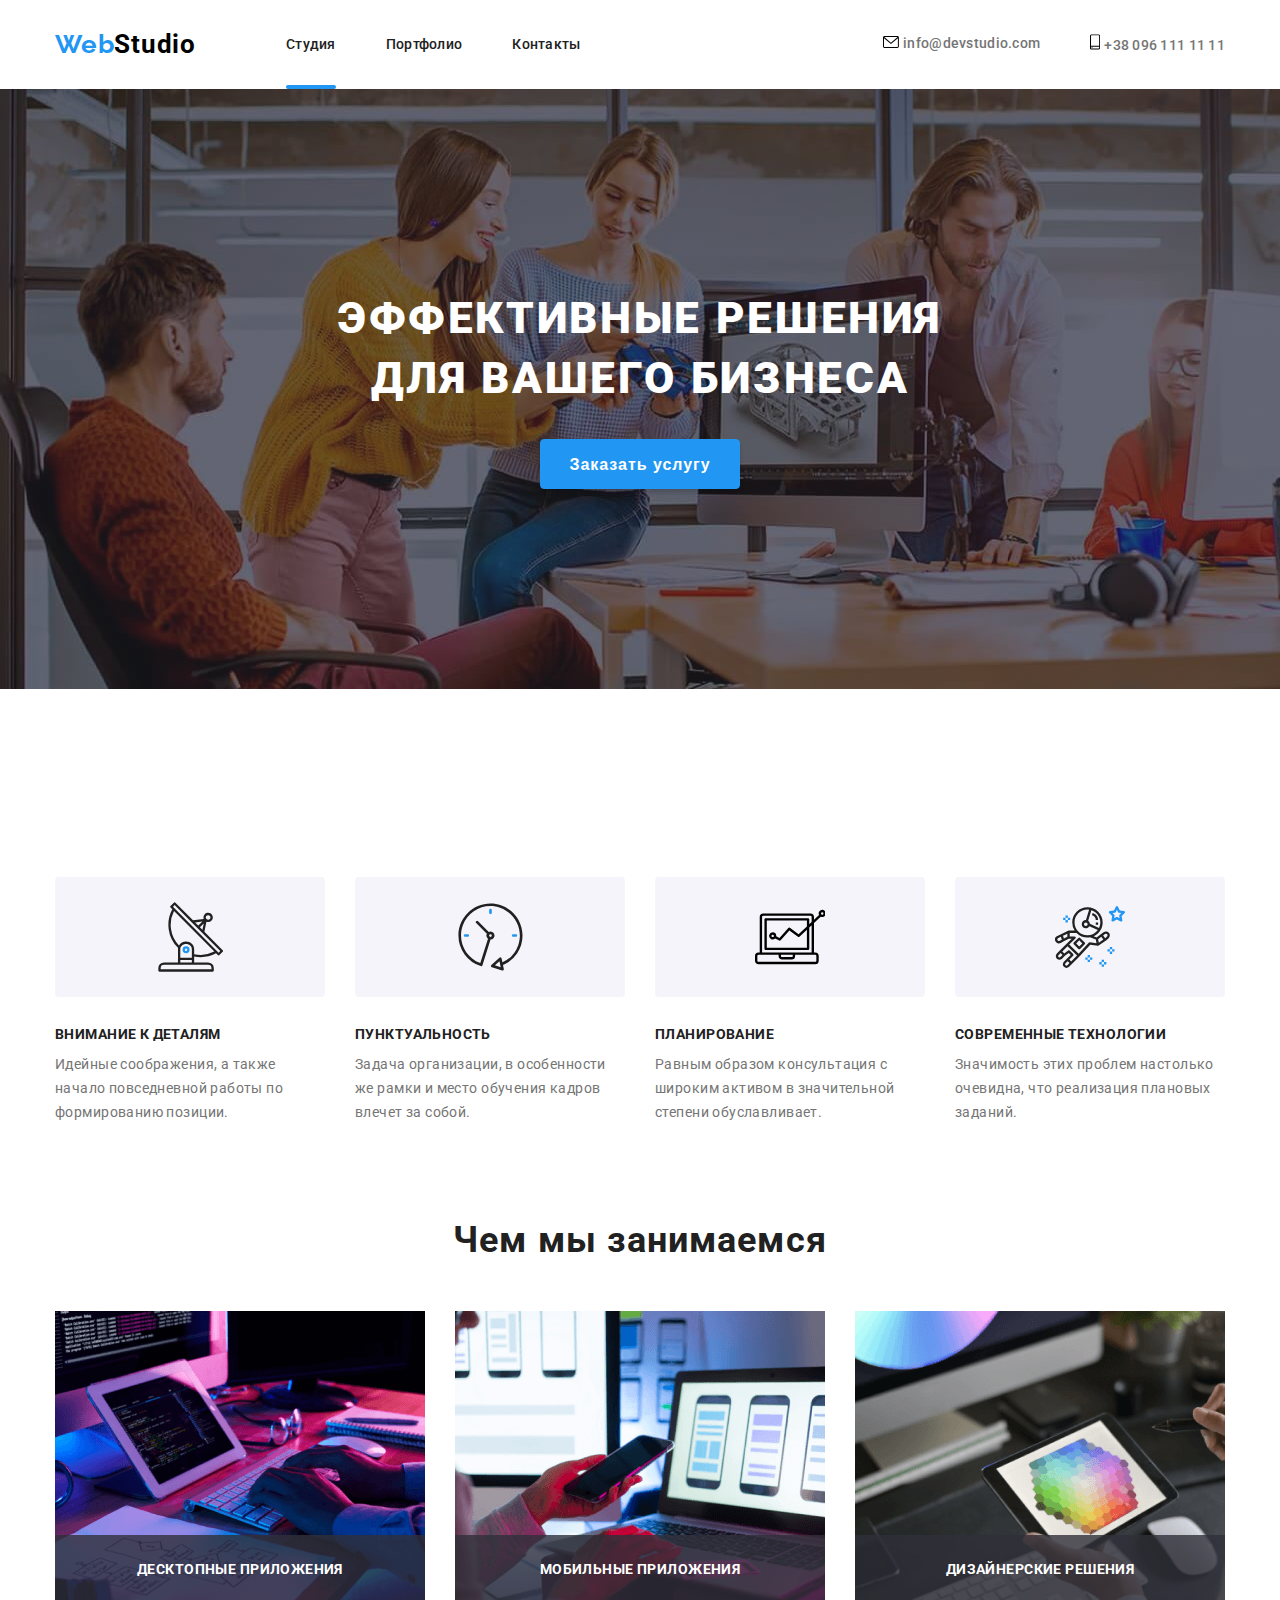
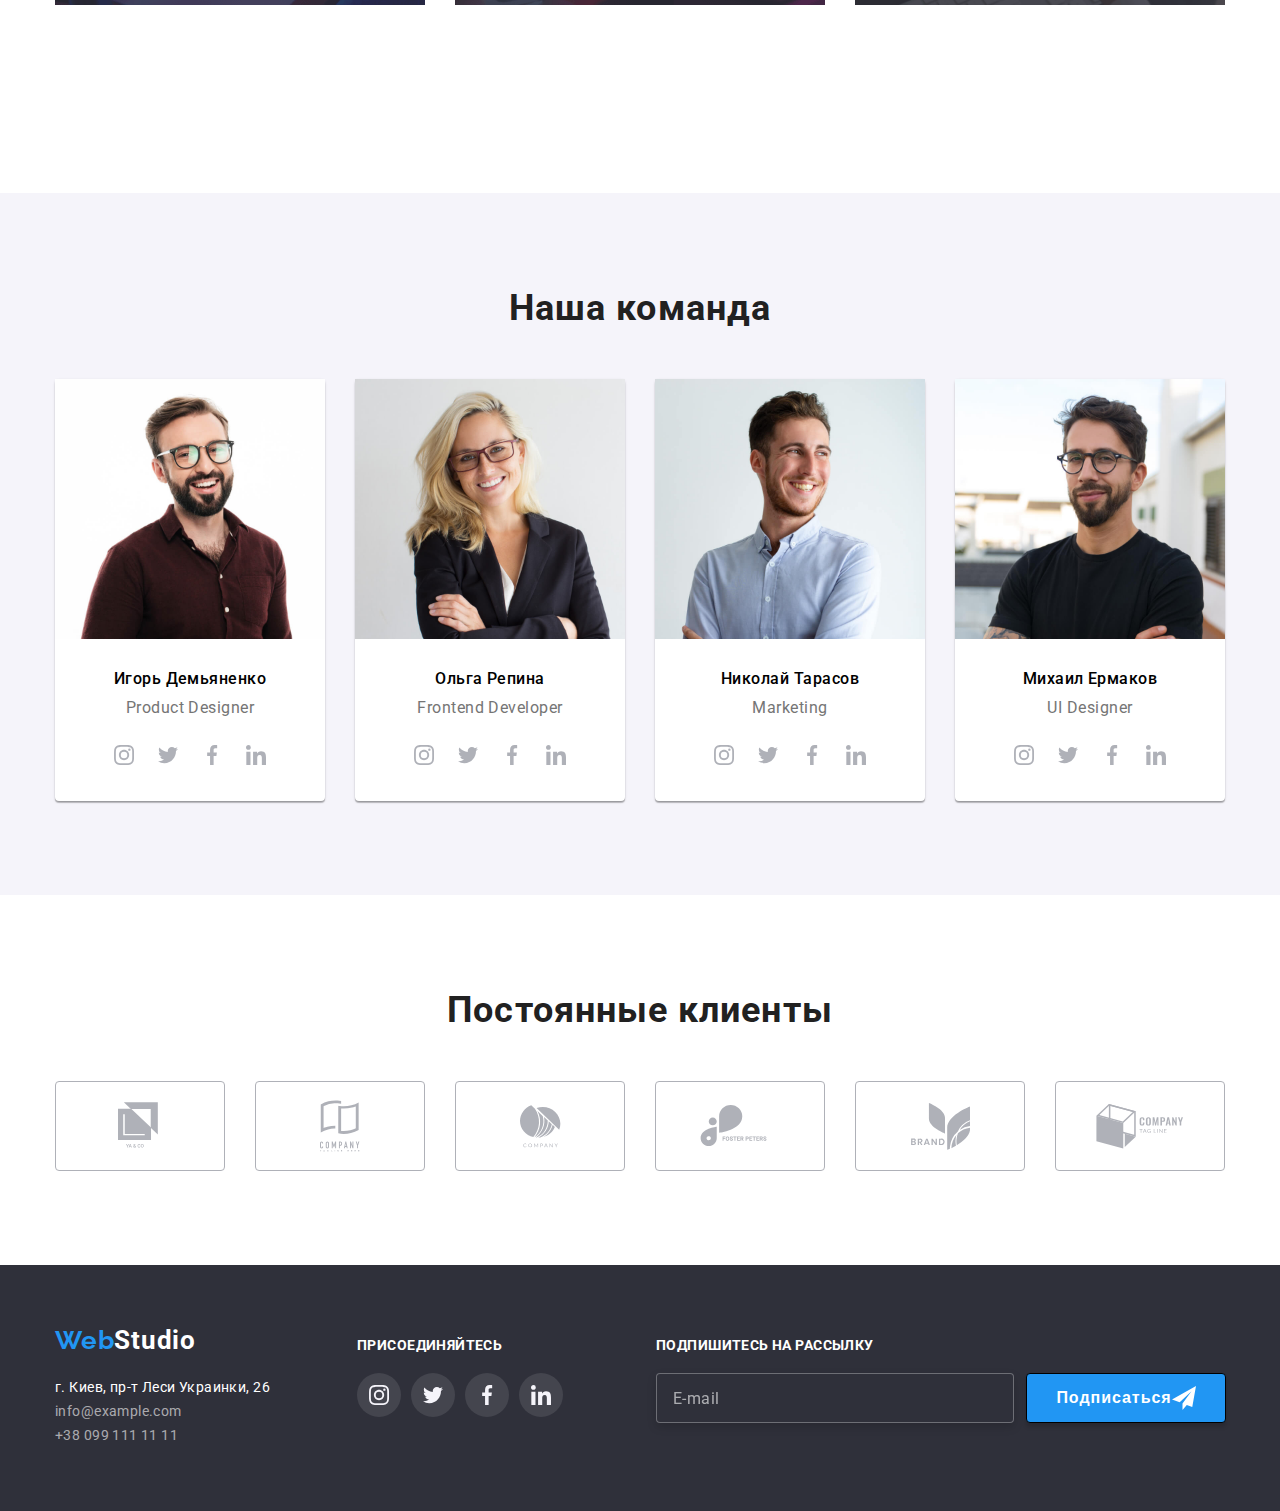
<file: index.html>
<!DOCTYPE html>
<html lang="ru">
  <head>
    <meta charset="UTF-8" />
    <meta name="viewport" content="width=device-width, initial-scale=1.0" />
    <title>Web Studio</title>
    <link
      rel="stylesheet"
      href="https://cdnjs.cloudflare.com/ajax/libs/modern-normalize/1.0.0/modern-normalize.css"
    />
    <link
      href="https://fonts.googleapis.com/css2?family=Raleway:wght@700&family=Roboto:wght@400;500;700;900&display=swap"
      rel="stylesheet"
    />
    <link rel="stylesheet" href="./css/main.min.css" />
  </head>
  <body>
    <!--HEADER-->
  <header class="header">
    <div class="container">
      <nav class="navigation">
        <a class="logo-link link" href="index.html" aria-label="logo Webstudio"><span class="logo">Web</span>Studio</a>
        <ul class="navigation-list list">
          <li class="navigation-list-item">
            <a class="navigation-list-link link current " href="index.html" >Студия</a>
            
          </li>
          <li class="navigation-list-item">
            <a class="navigation-list-link link" href="portfolio.html">Портфолио</a>
         
          </li>
          <li class="navigation-list-item">
            <a class="navigation-list-link link" href="">Контакты</a>
           
          </li>
        </ul>
      </nav>
      <address class="address">
        <ul class="navigation-list">
          <li class="list">
            <div class="mail">
            <svg class="header-icon" width=16px height=12px>
              <use href="./img/sprite.svg#envelope"></use>
            </svg>
            <a class="mail-list-link link" href="mailto:info@devstudio.com">info@devstudio.com</a>
            </div>
          </li>
          <li class="list">
            <div class="tel">
            <svg class="header-icon" width=10px height=16px>
              <use href="./img/sprite.svg#smartphone"></use>
            </svg>
            <a class="tel-list-link link" href="tel:+380961111111">+38 096 111 11 11</a>
            </div>
          </li>
        </ul>
      </address>
    </div>
  </header>
    <main>
      <!--HERO-->
      <section class="hero">
        <div class="container">
          <h1 class="hero-title">
            Эффективные решения <br />
            для вашего бизнеса
          </h1>
          <button type="button" class="modal-btn"  data-modal-open>Заказать услугу</button>
        </div>
      </section>


      <!--ADVANTAGES-->
      <section class="advantages">
        <div class="container">
         
          <h2 class="advantages-hidden">Наши преимущества</h2>
          <ul class="advantages-list list">
            <li class="advantages-list-item">
              <div class="container-svg">
                <svg class="icon-svg" width= 65px height= 70px><use href="./img/sprite.svg#Group"></use></svg>
              </div>
              <h3 class="advantages-title">Внимание к деталям</h3>
              <p class="advantages-description">
                Идейные соображения, а также начало повседневной работы по
                формированию позиции.
              </p>
            </li>
            <li class="advantages-list-item">
              <div class="container-svg">
                <svg class="icon-svg" width=67px height=70px>
                  <use href="./img/sprite.svg#clock"></use>
                </svg>
              </div>
              <h3 class="advantages-title">Пунктуальность</h3>
              <p class="advantages-description">
                Задача организации, в особенности же рамки и место обучения
                кадров влечет за собой.
              </p>
            </li>
            <li class="advantages-list-item">
              <div class="container-svg">
                <svg class="icon-svg" width=70px height=70px>
                  <use href="./img/sprite.svg#Vector"></use>
                </svg>
              </div>
              <h3 class="advantages-title">Планирование</h3>
              <p class="advantages-description">
                Равным образом консультация с широким активом в значительной
                степени обуславливает.
              </p>
            </li>
            <li class="advantages-list-item">
              <div class="container-svg">
                <svg class="icon-svg" width=70px height=70px>
                  <use href="./img/sprite.svg#astronaut"></use>
                </svg>
              </div>
              <h3 class="advantages-title">Современные технологии</h3>
              <p class="advantages-description">
                Значимость этих проблем настолько очевидна, что реализация
                плановых заданий.
              </p>
            </li>
          </ul>
        </div>
      </section>

      <!--DIRECTION-->
      <section class="direction">
        <div class="container">
          <h2 class="title">Чем мы занимаемся</h2>
          <ul class="direction-list list">
            <li class="direction-list-item">
              <div class="direction-img-wrapper">
                <img class="direction-list-img" src="./img/our-work/img-1.png" alt="руки набирают текст на клавиатуре" height="294"
                  width="370" />
                <div class="direction-overlay">
                  <p class="direction-description">Десктопные приложения</p>
                </div>
              </div>
            </li>
            <li class="direction-list-item">
              <div class="direction-img-wrapper">
              <img class="direction-list-img" src="./img/our-work/img-2.png" alt="человек с телефоном перед ноутом" height="294"
                width="370" />
                <div class="direction-overlay">
                  <p class="direction-description">Мобильные приложения</p>
                </div>
              </div>
            </li>
            <li class="direction-list-item">
              <div class="direction-img-wrapper">
              <img class="direction-list-img" src="./img/our-work/img-3.png" alt="планшет в руках" height="294" width="370" />
              <div class="direction-overlay">
                <p class="direction-description">Дизайнерские решения</p>
              </div>
              </div>
            </li>
            </ul>
        </div>
        
      </section>

      <!--TEAM-->
      <section class="team">
        <div class="container">
              <h2 class="title">Наша команда</h2>
              <ul class="team-list list">
                <li class="team-list-item">
                  <div class="team-box">
                  <img class="team-list-img" src="./img/our-team/igor.jpg" alt="фото игоря демьяненко" height="260" width="270" />
                  <h3 class="team-name">Игорь Демьяненко</h3>
                  <p class="team-position">Product Designer</p>
                  <ul class="social-link link">
                  <li class="social-list-item list"> <a class="social-list-link" href="">
                    <svg class="social-icon">
                      <use href="./img/sprite.svg#instagram"></use></svg>

                  </a>
                </li>
                <li class="social-list-item list"> <a class="social-list-link" href="">
                    <svg class="social-icon">
                      <use href="./img/sprite.svg#twitter"></use>
                    </svg>
                
                  </a>
                </li>
                <li class="social-list-item list"> <a class="social-list-link" href="">
                    <svg class="social-icon">
                      <use href="./img/sprite.svg#facebook"></use>
                    </svg>
                
                  </a>
                </li>
                <li class="social-list-item list"> <a class="social-list-link" href="">
                    <svg class="social-icon">
                      <use href="./img/sprite.svg#linkedin"></use>
                    </svg>
                
                  </a>
                </li>
                </ul>
                                                      
                  </div>
                </li>
                <li class="team-list-item">
                  <div class="team-box">                 
                  <img class="team-list-img" src="./img/our-team/olga.jpg" alt="фото ольги репиной" height="260" width="270" />
                  <h3 class="team-name">Ольга Репина</h3>
                  <p class="team-position">Frontend Developer</p>
                  <ul class="social-link link">
                    <li class="social-list-item list"> <a class="social-list-link" href="">
                        <svg class="social-icon">
                          <use href="./img/sprite.svg#instagram"></use>
                        </svg>
                  
                      </a>
                    </li>
                    <li class="social-list-item list"> <a class="social-list-link" href="">
                        <svg class="social-icon">
                          <use href="./img/sprite.svg#twitter"></use>
                        </svg>
                  
                      </a>
                    </li>
                    <li class="social-list-item list"> <a class="social-list-link" href="">
                        <svg class="social-icon">
                          <use href="./img/sprite.svg#facebook"></use>
                        </svg>
                  
                      </a>
                    </li>
                    <li class="social-list-item list"> <a class="social-list-link" href="">
                        <svg class="social-icon">
                          <use href="./img/sprite.svg#linkedin"></use>
                        </svg>
                  
                      </a>
                    </li>
                  </ul>
                  
                  </div>
                </li>
                <li class="team-list-item">
                  <div class="team-box">
                  <img class="team-list-img" src="./img/our-team/nokolay.jpg" alt="фото николая тарасова" height="260" width="270" />
                  <h3 class="team-name">Николай Тарасов</h3>
                  <p class="team-position">Marketing</p>
                  <ul class="social-link link">
                    <li class="social-list-item list"> <a class="social-list-link" href="">
                        <svg class="social-icon">
                          <use href="./img/sprite.svg#instagram"></use>
                        </svg>
                  
                      </a>
                    </li>
                    <li class="social-list-item list"> <a class="social-list-link" href="">
                        <svg class="social-icon">
                          <use href="./img/sprite.svg#twitter"></use>
                        </svg>
                  
                      </a>
                    </li>
                    <li class="social-list-item list"> <a class="social-list-link" href="">
                        <svg class="social-icon">
                          <use href="./img/sprite.svg#facebook"></use>
                        </svg>
                  
                      </a>
                    </li>
                    <li class="social-list-item list"> <a class="social-list-link" href="">
                        <svg class="social-icon">
                          <use href="./img/sprite.svg#linkedin"></use>
                        </svg>
                  
                      </a>
                    </li>
                  </ul>
                  </div>
                </li>
                <li class="team-list-item">
                  <div class="team-box">
                  <img class="team-list-img" src="./img/our-team/mikhail.jpg" alt="фото михаила ермакова" height="260" width="270" />
                  <h3 class="team-name">Михаил Ермаков</h3>
                  <p class="team-position">UI Designer</p>
                  <ul class="social-link link">
                    <li class="social-list-item list"> <a class="social-list-link" href="">
                        <svg class="social-icon">
                          <use href="./img/sprite.svg#instagram"></use>
                        </svg>
                  
                      </a>
                    </li>
                    <li class="social-list-item list"> <a class="social-list-link" href="">
                        <svg class="social-icon">
                          <use href="./img/sprite.svg#twitter"></use>
                        </svg>
                  
                      </a>
                    </li>
                    <li class="social-list-item list"> <a class="social-list-link" href="">
                        <svg class="social-icon">
                          <use href="./img/sprite.svg#facebook"></use>
                        </svg>
                  
                      </a>
                    </li>
                    <li class="social-list-item list"> <a class="social-list-link" href="">
                        <svg class="social-icon">
                          <use href="./img/sprite.svg#linkedin"></use>
                        </svg>
                  
                      </a>
                    </li>
                  </ul>
                  </div>
                </li>
              </ul>
        </div>
          </section>

          <!--CUSTOMERS-->
          <section class="customers">
            <div class="container">
              <h2 class="title">Постоянные клиенты</h2>
              <ul class="customer-list list">
                <li class="customer-icon">
                  <a class="customer-link" href="">
                    <svg class="customer-svg" width=44px height=49px>
                      <use href="./img/sprite.svg#logo1"></use>
                    </svg>
                  </a>
                 
                </li>
                <li class="customer-icon">
                  <a class="customer-link" href="">
                    <svg class="customer-svg" width=40px height=52px>
                      <use href="./img/sprite.svg#logo2"></use>
                    </svg>
                  </a>
                 
                </li>
                <li class="customer-icon">
                  <a class="customer-link" href="">
                    <svg class="customer-svg" width=41px height=43px>
                      <use href="./img/sprite.svg#logo3"></use>
                    </svg>
                  </a>
                  
                </li>
                <li class="customer-icon">
                  <a class="customer-link" href="">
                    <svg class="customer-svg" width=80px height=42px>
                      <use href="./img/sprite.svg#logo4"></use>
                    </svg>
                  </a>
                  
                </li>
                <li class="customer-icon">
                  <a class="customer-link" href="">
                    <svg class="customer-svg" width=59px height=47px>
                      <use href="./img/sprite.svg#logo5"></use>
                    </svg>
                  </a>
                  
                </li>
                <li class="customer-icon">
                  <a class="customer-link" href="">
                    <svg class="customer-svg" width=88px height=45px>
                      <use href="./img/sprite.svg#logo6"></use>
                    </svg>
                  </a>
                  
                </li>
              </ul>


            </div>

          </section>
    </main>

    <!--FOOTER-->
    <section class="footer">
      <div class="container">
              <address class="address">
                <div class="left-footer">
                <a class="logo-link-footer link" href="index.html" aria-label="logo Webstudio"><span class="logo">Web</span>Studio</a>
                <ul class="footer-address list">
                  <li class="footer-list">
                    <a class="footer-address link" href="https://goo.gl/maps/2c2kjHNSKJ136nSG8" target="_blank">г. Киев, пр-т Леси Украинки, 26</a>
                    
                  </li>
                  <li class="footer-list">
                    <a class="footer-info link" href="mailto:info@example.com">info@example.com</a>
                  </li>
                  <li class="footer-list">
                    <a class="footer-info link" href="tel:+380991111111">+38 099 111 11 11</a>
                  </li>
                </ul>
                </div>
              </address>
              <div class="social-footer-link">
                <h2 class="footer-title">ПРИСОЕДИНЯЙТЕСЬ</h2>
                <ul class="social-link-footer">
                  <li class="footer-social-list list"> <a class="footer-social-link" href="">
                      <svg class="social-icon-footer">
                        <use href="./img/sprite.svg#instagram"></use>
                      </svg>
              
                    </a>
                  </li>
                  <li class="footer-social-list list"> <a class="footer-social-link" href="">
                      <svg class="social-icon-footer">
                        <use href="./img/sprite.svg#twitter"></use>
                      </svg>
              
                    </a>
                  </li>
                  <li class="footer-social-list list"> <a class="footer-social-link" href="">
                      <svg class="social-icon-footer">
                        <use href="./img/sprite.svg#facebook"></use>
                      </svg>
              
                    </a>
                  </li>
                  <li class="footer-social-list list"> <a class="footer-social-link" href="">
                      <svg class="social-icon-footer">
                        <use href="./img/sprite.svg#linkedin"></use>
                      </svg>
                     </a>
                  </li>
                </ul>
               </div>
                <div class="modal-mailig">
                  <h2 class="footer-title">ПОДПИШИТЕСЬ НА РАССЫЛКУ</h2>
                  <div class="footer-mail">
                    <input type="email" class="footer-contact-mail" placeholder="E-mail">
                    <button type="submit" class="mail-btn">Подписаться<svg class="icon-send" >
                      <use href="./img/sprite.svg#send"></use>
                    </svg></button>
                  </div>
      </div>
      </div>
    </section>

    <div class="backdrop is-hidden" data-modal>
    <div class="modal">
      <button type="button" class="close-btn" data-modal-close>
        <svg class="modal-x">
          <use href="./img/sprite.svg#modal-x"></use>
        </svg></button>
        <form action="#" class="modal-form">
          <h2 class="form-title">Оставьте свои данные, мы вам перезвоним</h2>
          <label class="modal-form-field">
            Имя
            <span class="modal-form-wrapper">
              <input type="text" name="user-name" class="modal-form-input">
            <svg class="modal-form-svg">
              <use href="./img/sprite.svg#person-black"></use>
            </svg>
          </span>
            

          </label>
          
          <label class="modal-form-field">
            Телефон
            <span class="modal-form-wrapper">
              <input type="tel" name="user-phone" class="modal-form-input">
              <svg class="modal-form-svg">
                <use href="./img/sprite.svg#phone-black"></use>
              </svg>
            </span>
            
          
          </label>
          
          <label class="modal-form-field">
            Почта
            <span class="modal-form-wrapper">
              <input type="email" name="user-email" class="modal-form-input">
              <svg class="modal-form-svg">
                <use href="./img/sprite.svg#email-black"></use>
              </svg>
            </span>
            
          </label>

          <label class="modal-form-field">
            Комментарий
            <textarea name="user-message" class="modal-form-message" placeholder="Введите текст "></textarea>
           
          </label>
         
          <input type="checkbox" name="user-policy" value="accept-policy" id="check-policy" class="modal-form-policy is-hidden">
          <label for="check-policy" class="modal-form-policy-label">Соглашаюсь с рассылкой и принимаю <a href="#">Условия договора</a> </label>
      

          <button type="submit" class="modal-form-btn">Отправить</button>

        </form> 
      
    </div>
    </div>
    <script src="./js/modal.js"></script>
  </body>
</html>
</file>
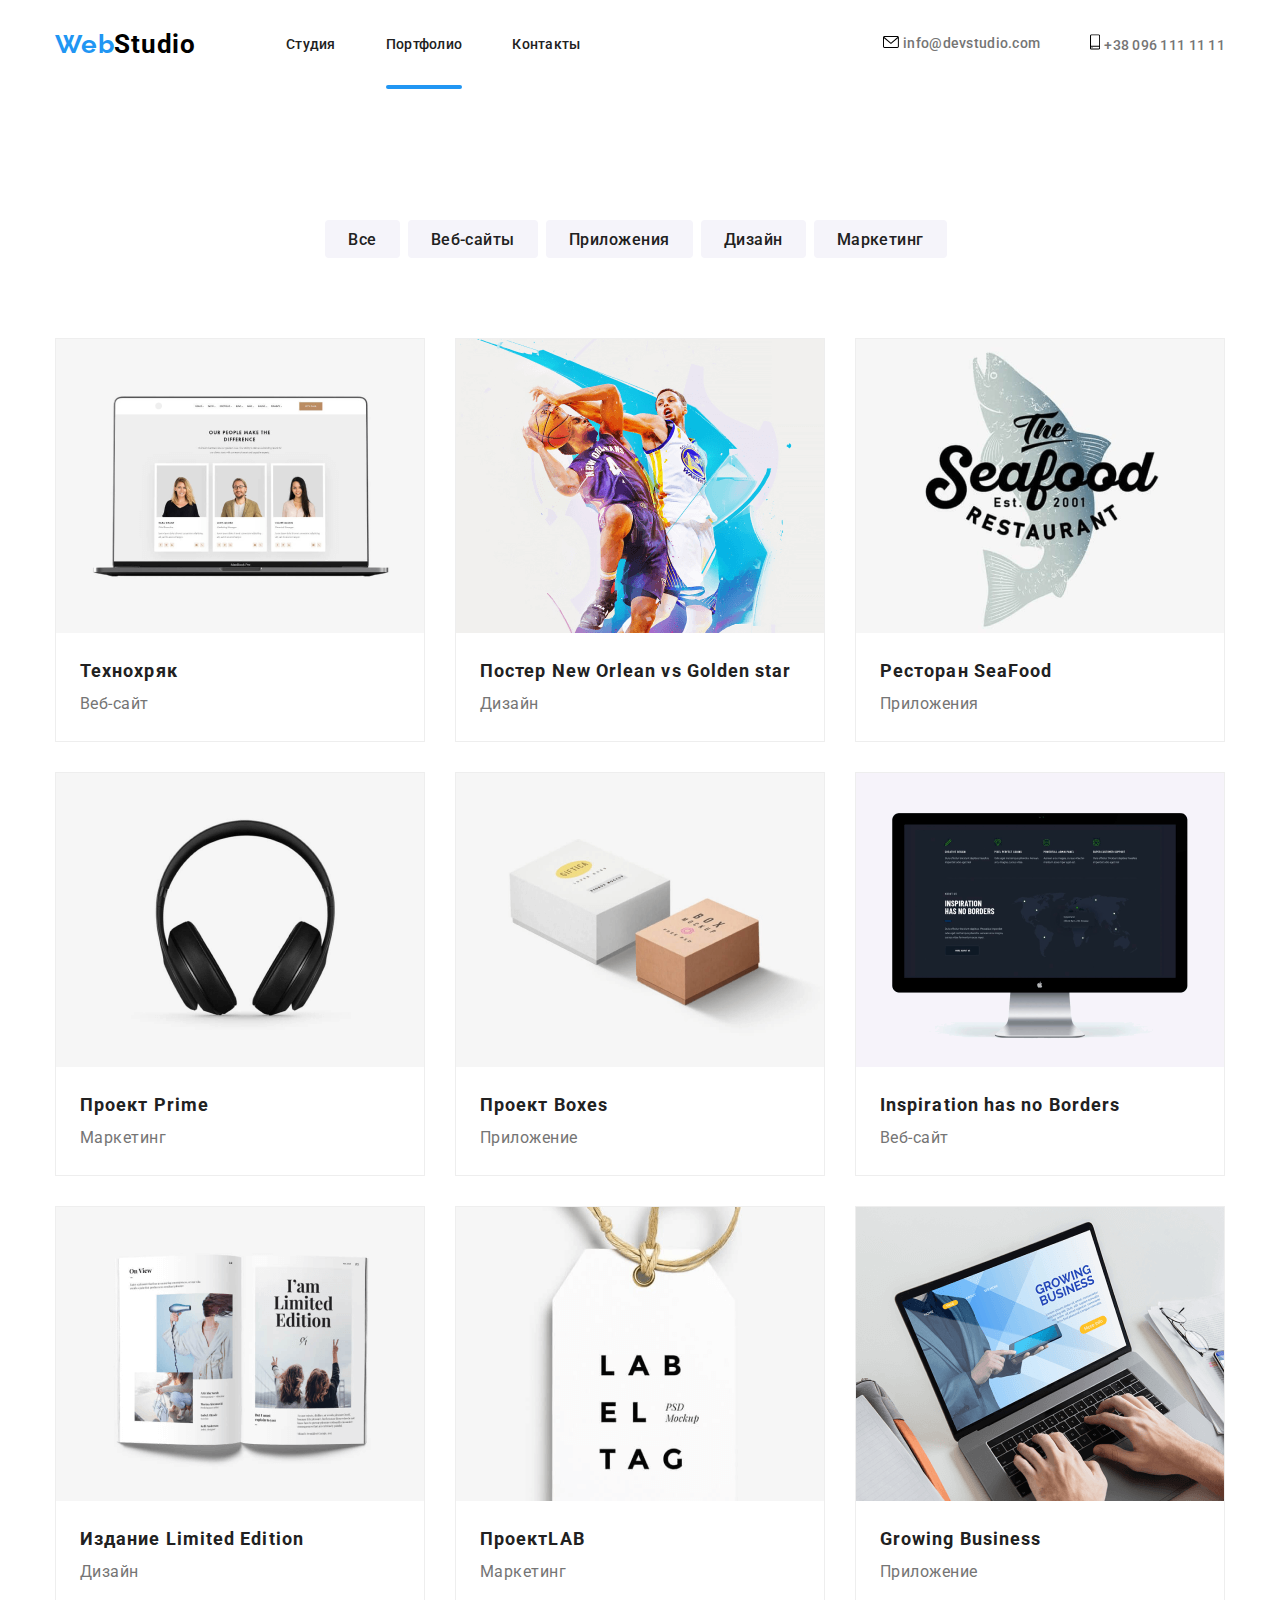
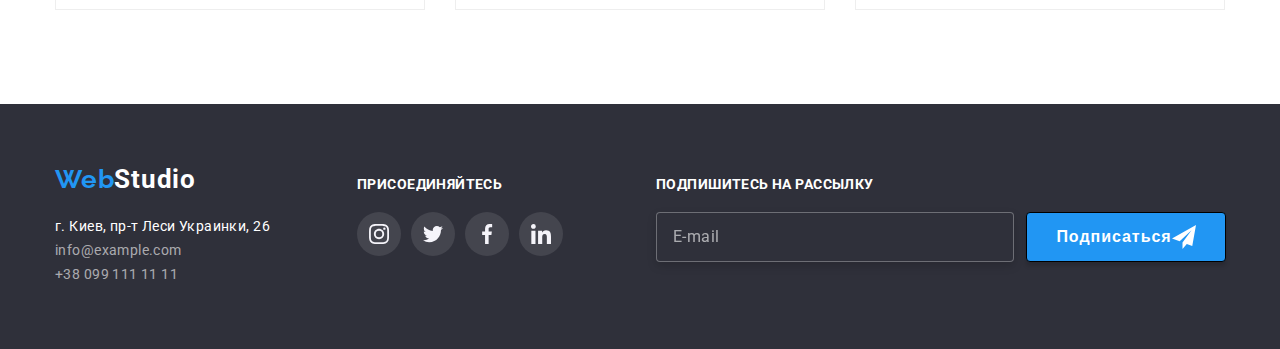
<file: portfolio.html>
<!DOCTYPE html>
<html lang="en">
  <head>
    <meta charset="UTF-8" />
    <meta name="viewport" content="width=device-width, initial-scale=1.0" />
    <title>Web Studio</title>
    <link
      rel="stylesheet"
      href="https://cdnjs.cloudflare.com/ajax/libs/modern-normalize/1.0.0/modern-normalize.css"
    />
    <link
      href="https://fonts.googleapis.com/css2?family=Raleway:wght@700&family=Roboto:wght@400;500;700;900&display=swap"
      rel="stylesheet"
    />
    <link rel="stylesheet" href="./css/portfolio.min.css" />
  </head>
  <body>
    <!--HEADER-->
    <header class="header">
      <div class="container">
        <nav class="navigation">
          <a class="logo-link link" href="index.html" aria-label="logo Webstudio"><span class="logo">Web</span>Studio</a>
          <ul class="navigation-list list">
            <li class="navigation-list-item">
              <a class="navigation-list-link link" href="index.html">Студия</a>
              
            </li>
            <li class="navigation-list-item">
              <a class="navigation-list-link link current" href="portfolio.html" >Портфолио</a>
              
            </li>
            <li class="navigation-list-item">
              <a class="navigation-list-link link" href="">Контакты</a>
              
          </ul>
        </nav>
        <address class="address">
          <ul class="navigation-list">
            <li class="list">
              <div class="mail">
                <svg class="header-icon" width=16px height=12px>
                  <use href="./img/sprite.svg#envelope"></use>
                </svg>
                <a class="mail-list-link link" href="mailto:info@devstudio.com">info@devstudio.com</a>
              </div>
            </li>
            <li class="list">
              <div class="tel">
                <svg class="header-icon" width=10px height=16px>
                  <use href="./img/sprite.svg#smartphone"></use>
                </svg>
                <a class="tel-list-link link" href="tel:+380961111111">+38 096 111 11 11</a>
              </div>
            </li>
          </ul>
        </address>
      </div>
    </header>
    <main>
      <!--PORTFOLIO-->
      <section class="portfolio">
        <div class="container">
          <div class="navigation-filter">
            <h1 class="is-hidden">Наше портфолио</h1>
            <ul class="portfolio-navigation list">
              <li><button class="filter-btn" type="button">Все</button></li>
              <li>
                <button class="filter-btn" type="button">Веб-сайты</button>
              </li>
              <li>
                <button class="filter-btn" type="button">Приложения</button>
              </li>
              <li><button class="filter-btn" type="button">Дизайн</button></li>
              <li>
                <button class="filter-btn" type="button">Маркетинг</button>
              </li>
            </ul>
          </div>

          <div class="portfolio-box">
            <ul class="portfolio-item list">
              <li class="portfolio-list">
                <div class="portfolio-card">
                  <a class="portfolio-link" href="">
                    <div class="portfolio-img-wrapper">
                      <img src="./img/portfolio/tehnokhryak.png" alt="" />
                      <div class="overlay">
                        <p class="portfolio-description">
                          Технокряк это современная площадка распространения
                          коронавируса. Компании используют эту платформу для
                          цифрового шпионажа и атак на защищённые сервера
                          конкурентов.
                        </p>
                      </div>
                    </div>
                  </a>
                  <h2 class="subtitle">Технохряк</h2>
                  <p class="portfolio-text">Веб-сайт</p>
                </div>
              </li>
              <li class="portfolio-list">
                <div class="portfolio-card">
                  <a class="portfolio-link" href="">
                    <div class="portfolio-img-wrapper">
                      <img src="./img/portfolio/neworlean.png" alt="" /> 
                      <div class="overlay">
                        <p class="portfolio-description">
                          Технокряк это современная площадка распространения
                          коронавируса. Компании используют эту платформу для
                          цифрового шпионажа и атак на защищённые сервера
                          конкурентов.
                        </p>
                      </div>
                    </div>
                    
                </a>
                  <h2 class="subtitle">
                    Постер <span lang="en">New Orlean vs Golden star</span>
                  </h2>
                  <p class="portfolio-text">Дизайн</p>
                  <!-- <p>Lorem ipsum dolor, sit</p> -->
                </div>
              </li>
              <li class="portfolio-list">
                <div class="portfolio-card">
                  <a class="portfolio-link" href="">
                    <div class="portfolio-img-wrapper">
                      <img src="./img/portfolio/seafood.png" alt="" />
                      <div class="overlay">
                        <p class="portfolio-description">
                          Технокряк это современная площадка распространения
                          коронавируса. Компании используют эту платформу для
                          цифрового шпионажа и атак на защищённые сервера
                          конкурентов.
                        </p>
                      </div>

                    </div>
                    
                  </a>
                  <h2 class="subtitle">
                    Ресторан <span lang="en">SeaFood</span>
                  </h2>
                  <p class="portfolio-text">Приложения</p>
                  <!-- <p>Lorem ipsum dolor sit</p> -->
                </div>
              </li>
              <li class="portfolio-list">
                <div class="portfolio-card">
                  <a class="portfolio-link" href="">
                      <div class="portfolio-img-wrapper">
                        <img src="./img/portfolio/prime.png" alt="" />
                        <div class="overlay">
                          <p class="portfolio-description">
                            Технокряк это современная площадка распространения
                            коронавируса. Компании используют эту платформу для
                            цифрового шпионажа и атак на защищённые сервера
                            конкурентов.
                          </p>
                        </div>


                      </div>
                    
                  </a>
                  <h2 class="subtitle">Проект <span lang="en">Prime</span></h2>
                  <p class="portfolio-text">Маркетинг</p>
                  <!-- <p>Lorem ipsum dolor sit</p> -->
                </div>
              </li>
              <li class="portfolio-list">
                <div class="portfolio-card">
                  <a class="portfolio-link" href="">
                    <div class="portfolio-img-wrapper">
                      <img src="./img/portfolio/boxes.png" alt="" />
                      <div class="overlay">
                        <p class="portfolio-description">
                          Технокряк это современная площадка распространения
                          коронавируса. Компании используют эту платформу для
                          цифрового шпионажа и атак на защищённые сервера
                          конкурентов.
                        </p>
                      </div>

                    </div>
                   
                  </a>
                  <h2 class="subtitle">Проект <span lang="en">Boxes</span></h2>
                  <p class="portfolio-text">Приложение</p>
                  <!-- <p>Lorem ipsum dolor sit</p> -->
                </div>
              </li>
              <li class="portfolio-list">
                <div class="portfolio-card">
                  <a class="portfolio-link" href="">
                    <div class="portfolio-img-wrapper">
                      <img src="./img/portfolio/borders.png" alt="" />
                      <div class="overlay">
                        <p class="portfolio-description">
                          Технокряк это современная площадка распространения
                          коронавируса. Компании используют эту платформу для
                          цифрового шпионажа и атак на защищённые сервера
                          конкурентов.
                        </p>
                      </div>

                    </div>
                   
                  </a>
                  <h2 class="subtitle">
                    <span lang="en">Inspiration has no Borders</span>
                  </h2>
                  <p class="portfolio-text">Веб-сайт</p>
                  <!-- <p>Lorem ipsum dolor sit</p> -->
                </div>
              </li>
              <li class="portfolio-list">
                <div class="portfolio-card">
                  <a class="portfolio-link" href="">
                    <div class="portfolio-img-wrapper">
                      <img src="./img/portfolio/limitededition.png" alt="" />
                      <div class="overlay">
                        <p class="portfolio-description">
                          Технокряк это современная площадка распространения
                          коронавируса. Компании используют эту платформу для
                          цифрового шпионажа и атак на защищённые сервера
                          конкурентов.
                        </p>
                      </div>


                    </div>
                   
                  </a>
                  <h2 class="subtitle">
                    Издание <span lang="en">Limited Edition</span>
                  </h2>
                  <p class="portfolio-text">Дизайн</p>
                  <!-- <p>Lorem ipsum dolor sit</p> -->
                </div>
              </li>
              <li class="portfolio-list">
                <div class="portfolio-card">
                  <a class="portfolio-link" href="">
                    <div class="portfolio-img-wrapper">
                      <img src="./img/portfolio/lab.png" alt="" />
                      <div class="overlay">
                        <p class="portfolio-description">
                          Технокряк это современная площадка распространения
                          коронавируса. Компании используют эту платформу для
                          цифрового шпионажа и атак на защищённые сервера
                          конкурентов.
                        </p>
                      </div>


                    </div>
                    
                  </a>
                  <h2 class="subtitle">Проект<span lang="en">LAB</span></h2>
                  <p class="portfolio-text">Маркетинг</p>
                  <!-- <p>Lorem ipsum dolor sit</p> -->
                </div>
              </li>
              <li class="portfolio-list">
                <div class="portfolio-card">
                  <a class="portfolio-link" href="">
                    <div class="portfolio-img-wrapper">
                      <img src="./img/portfolio/business.png" alt="" />
                      <div class="overlay">
                        <p class="portfolio-description">
                          Технокряк это современная площадка распространения
                          коронавируса. Компании используют эту платформу для
                          цифрового шпионажа и атак на защищённые сервера
                          конкурентов.
                        </p>
                      </div>


                    </div>
                    
                  </a>
                  <h2 class="subtitle">
                    <span lang="en">Growing Business</span>
                  </h2>
                  <p class="portfolio-text">Приложение</p>
                  <!-- <p>Lorem ipsum dolor sit</p> -->
                </div>
              </li>
            </ul>
          </div>
        </div>
      </section>
    </main>

    <!--FOOTER-->
   <section class="footer">
    <div class="container">
      <address class="address">
        <div class="left-footer">
          <a class="logo-link-footer link" href="index.html" aria-label="logo Webstudio"><span
              class="logo">Web</span>Studio</a>
          <ul class="footer-address list">
            <li class="footer-list">
              <a class="footer-address link" href="https://goo.gl/maps/2c2kjHNSKJ136nSG8" target="_blank">г. Киев, пр-т
                Леси Украинки, 26</a>
  
            </li>
            <li class="footer-list">
              <a class="footer-info link" href="mailto:info@example.com">info@example.com</a>
            </li>
            <li class="footer-list">
              <a class="footer-info link" href="tel:+380991111111">+38 099 111 11 11</a>
            </li>
          </ul>
        </div>
      </address>
      <div class="social-footer-link">
        <h2 class="footer-title">ПРИСОЕДИНЯЙТЕСЬ</h2>
        <ul class="social-link-footer">
          <li class="footer-social-list list"> <a class="footer-social-link" href="">
              <svg class="social-icon-footer">
                <use href="./img/sprite.svg#instagram"></use>
              </svg>
  
            </a>
          </li>
          <li class="footer-social-list list"> <a class="footer-social-link" href="">
              <svg class="social-icon-footer">
                <use href="./img/sprite.svg#twitter"></use>
              </svg>
  
            </a>
          </li>
          <li class="footer-social-list list"> <a class="footer-social-link" href="">
              <svg class="social-icon-footer">
                <use href="./img/sprite.svg#facebook"></use>
              </svg>
  
            </a>
          </li>
          <li class="footer-social-list list"> <a class="footer-social-link" href="">
              <svg class="social-icon-footer">
                <use href="./img/sprite.svg#linkedin"></use>
              </svg>
            </a>
          </li>
        </ul>
      </div>
      <div class="modal-mailig">
        <h2 class="footer-title">ПОДПИШИТЕСЬ НА РАССЫЛКУ</h2>
        <div class="footer-mail">
          <input type="email" class="footer-contact-mail" placeholder="E-mail">
          <button type="submit" class="mail-btn">Подписаться<svg class="icon-send">
              <use href="./img/sprite.svg#send"></use>
            </svg></button>
        </div>
      </div>
    </div>
  </section>
  </body>
</html>
</file>
<file: css/main.min.css>
.is-hidden{opacity:0;visibility:hidden;pointer-events:none}*,*::before,*::after{margin:0;padding:0}body{font-family:"Roboto",sans-serif;font-style:normal}.list{list-style:none}.link{text-decoration:none}.address{font-family:"Roboto",sans-serif;font-style:normal}img{display:block}.container{width:1200px;padding-left:15px;padding-right:15px;margin-left:auto;margin-right:auto}.backdrop{position:fixed;top:0;left:0;width:100%;height:100%;background-color:rgba(0,0,0,0.2);transition:all 250ms cubic-bezier(0.4, 0, 0.2, 1) 250ms}.backdrop .is-hidden .modal{transform:translate(-50%, -50%) scale(0);transition:all 250ms cubic-bezier(0.4, 0, 0.2, 1) 0ms}.modal{position:absolute;top:50%;left:50%;transform:translate(-50%, -50%) scale(1);width:528px;height:581px;background-color:#ffffff;padding:40px;transition:all 250ms cubic-bezier(0.4, 0, 0.2, 1) 250ms}.modal-x{width:11px;height:11px;fill:#000000}.close-btn{position:absolute;top:8px;right:8px;width:30px;height:30px;display:flex;background-repeat:no-repeat;justify-content:center;align-items:center;background:#ffffff;border:1px solid rgba(0,0,0,0.1);border-radius:50%;cursor:pointer}.close-btn:hover .modal-x{fill:#2196f3}.form-title{font-family:Roboto;font-weight:700;font-size:20px;line-height:1.15;text-align:center;letter-spacing:0.03em;color:#212121;margin-bottom:12px}.modal-form{display:flex;flex-direction:column}.modal-form-btn{align-items:center;display:inline-block;font-family:"Ralewey",sans-serif;font-style:normal;font-weight:700;font-size:16px;line-height:1.87;text-align:center;letter-spacing:0.06em;color:#ffffff;background-color:#2196f3;padding:10px 28px;width:200px;height:50px;border:1px solid #000000;box-shadow:0px 4px 4px rgba(0,0,0,0.15);border-radius:4px;cursor:pointer;margin-top:30px;margin-left:124px}.modal-form-field{font-weight:400;font-size:12px;line-height:1.16;letter-spacing:0.01em;color:#757575;margin-top:10px}.modal-form-wrapper{display:block;position:relative}.modal-form-svg{height:18px;width:18px;position:absolute;top:50%;left:12px;transform:translateY(-50%);transition:background-color 250ms cubic-bezier(0.4, 0, 0.2, 1)}.modal-form-input{display:block;height:40px;width:448px;border-radius:4px;border:1px solid #757575;margin-top:4px;padding-left:42px;transition:background-color 250ms cubic-bezier(0.4, 0, 0.2, 1)}.modal-form-input:focus+.modal-form-svg{fill:#2196f3}.modal-form-input:focus{outline:none;border:1px solid #2196f3}.modal-form-message{height:120px;width:100%;border-radius:4px;border:1px solid #757575;resize:none;margin-bottom:20px;margin-top:4px;padding-left:12px;padding-top:12px}.modal-form-message:focus{outline:none;border:1px solid #2196f3}.modal-form-message:focus{outline:none;border:1px solid #2196f3}.modal-form-policy-label{font-weight:400;font-size:14px;line-height:1.71;letter-spacing:0.03em;color:#757575}.modal-form-policy-label::before{content:"";display:inline-block;width:16px;height:16px;border:2px solid #212121;border-radius:2px;margin-right:8px;background-image:url(../img/checking-mark.svg);background-size:13px;background-repeat:no-repeat;background-position:center;transition:background-color 250ms cubic-bezier(0.4, 0, 0.2, 1)}.modal-form-policy:checked+.modal-form-policy-label::before{background-color:#2196f3;border:none}.header{padding:29px 0}.header .container{display:flex;align-items:center}.header .address{margin-left:auto}.header .logo-link{margin-right:90px}.navigation{display:flex;align-items:center}.navigation-list{display:flex}.navigation-list-link{padding-top:32px;padding-bottom:32px;font-weight:500;font-size:14px;line-height:1.14;letter-spacing:0.02em;color:#212121;transition:all 250ms cubic-bezier(0.4, 0, 0.2, 1)}.navigation-list-link:hover,.navigation-list-link:focus{color:#2196f3}.navigation-list-link:focus .navigation-element,.navigation-list-link:hover .navigation-element{opacity:1;visibility:visible;pointer-events:auto}.navigation-list-item{position:relative}.navigation-list-item .current::after{content:"";position:absolute;left:0;bottom:-191%;display:block;width:100%;height:4px;background-color:#2196f3;border-radius:2px}.navigation-list-item:not(:last-child){margin-right:50px}.address .list:not(:last-child){margin-right:50px}.logo{font-family:Raleway;font-style:normal;font-weight:bold;font-size:26px;line-height:1.19;letter-spacing:0.03em;color:#2196f3}.logo-link{font-weight:bold;font-size:26px;line-height:1.19;letter-spacing:0.03em;color:#000000}.mail-list-link{font-weight:500;font-size:14px;line-height:1.14;letter-spacing:0.02em;color:#757575}.mail-list-link:hover,.mail-list-link:focus{color:#2196f3}.tel-list-link{font-weight:500;font-size:14px;line-height:1.14;letter-spacing:0.02em;color:#757575}.tel-list-link:hover,.tel-list-link:focus{color:#2196f3}.tel-list-link .header-icon{display:inline-block;margin-right:10px;fill:#757575}.mail:hover,.tel:hover{fill:#2196f3}.hero{max-width:1600px;height:600px;margin-left:auto;margin-right:auto;text-align:center;background-size:cover;background-color:#c4c4c4;background-image:linear-gradient(rgba(47,48,58,0.4), rgba(47,48,58,0.4)),url(../img/bg.jpg)}.hero-title{font-weight:900;font-size:44px;line-height:1.36;text-align:center;letter-spacing:0.06em;text-transform:uppercase;color:#ffffff;padding-top:200px}.modal-btn{align-items:center;display:inline-block;font-family:"Ralewey",sans-serif;font-style:normal;font-weight:700;font-size:16px;line-height:1.87;text-align:center;letter-spacing:0.06em;color:#ffffff;background-color:#2196f3;padding:10px 28px;width:200px;height:50px;border:1px solid #2196f3;box-shadow:0px 4px 4px rgba(0,0,0,0.15);border-radius:4px;cursor:pointer;margin-top:30px;margin-bottom:200px}.advantages-list{display:flex}.advantages-list-item{width:270px;margin-top:94px}.advantages-list-item:not(:last-child){margin-right:30px}.advantages-title{font-weight:700;font-size:14px;line-height:1.14;letter-spacing:0.03em;text-transform:uppercase;color:#212121;margin-bottom:10px}.advantages-hidden{display:none}.container-svg{display:flex;height:120px;width:270px;background-repeat:no-repeat;justify-content:center;align-items:center;background:#f5f4fa;border-radius:4px;margin-top:94px;margin-bottom:30px}.advantages-description{font-weight:400;font-size:14px;line-height:1.71;letter-spacing:0.03em;color:#757575}.icon-svg{display:block;align-items:center}.direction-list{display:flex;justify-content:space-between}.direction-img-wrapper{position:relative}.direction-overlay{position:absolute;bottom:0;left:0;width:100%;height:70px;background:rgba(47,48,58,0.8)}.direction-description{font-weight:700;font-size:14px;line-height:1.14;text-align:center;letter-spacing:0.03em;text-transform:uppercase;color:#ffffff;padding-top:27px}.direction .title{padding-top:94px;margin-bottom:50px}.title{font-weight:700;font-size:36px;line-height:1.17;text-align:center;letter-spacing:0.03em;color:#212121}.team{background:#f5f4fa}.team-box{width:270px;height:422px;background:#ffffff;box-shadow:0px 2px 1px rgba(0,0,0,0.2),0px 1px 1px rgba(0,0,0,0.14),0px 1px 3px rgba(0,0,0,0.12);border-radius:4px}.team-name{font-weight:500;font-size:16px;line-height:1.19;text-align:center;letter-spacing:0.03em;color:var(--main-color);margin-top:30px;margin-bottom:10px}.team-position{font-weight:400;font-size:16px;line-height:1.19;text-align:center;letter-spacing:0.03em;color:#757575}.team-list{display:flex}.team-list-item{margin-bottom:94px}.team-list-item:not(:last-child){margin-right:30px}.team .title{margin-top:188px;padding-top:94px;padding-bottom:50px}.social-link{display:flex;justify-content:center;margin-top:16px}.social-link:not(:last-child){margin-right:10px}.social-list-link{display:flex;align-items:center;justify-content:center;width:44px;height:44px;border-radius:50%;background-color:#ffffff;transition:all 250ms cubic-bezier(0.4, 0, 0.2, 1)}.social-list-link:hover{background-color:#2196f3}.social-list-link:hover .social-icon{fill:#ffffff}.social-icon{width:20px;height:20px;fill:#afb1b8}.customers .title{margin-bottom:50px;margin-top:94px}.customer-list{display:flex;justify-content:space-between}.customer-icon:not(:last-child){margin-right:26px}.customer-svg{fill:#afb1b8;transition:all 250ms cubic-bezier(0.4, 0, 0.2, 1)}.customer-link{display:flex;background-repeat:no-repeat;justify-content:center;align-items:center;width:170px;height:90px;border:1px solid #afb1b8;box-sizing:border-box;border-radius:4px;margin-bottom:94px;transition:all 250ms cubic-bezier(0.4, 0, 0.2, 1)}.customer-link:hover,.customer-link:focus{border-color:#2196f3}.customer-link:hover .customer-svg,.customer-link:focus .customer-svg{fill:#2196f3;cursor:pointer}.footer{background:#2f303a}.footer .container{display:flex}.footer .logo-link{margin-top:60px;margin-bottom:20px}.footer .logo-link-footer{display:inline-block;font-weight:bold;font-size:26px;line-height:1.19;letter-spacing:0.03em;color:#ffffff;margin-top:60px;margin-bottom:20px}.footer-address{font-weight:400;font-size:14px;line-height:1.71;letter-spacing:0.03em;color:#ffffff;width:232px;padding-bottom:9px;margin-bottom:54px}.footer-address-list{display:block}.footer-info{font-weight:400;font-size:14px;line-height:1.71;letter-spacing:0.03em;color:rgba(255,255,255,0.6)}.footer-social-link{display:flex;align-items:center;justify-content:center;width:44px;height:44px;border-radius:50%;transition:all 250ms cubic-bezier(0.4, 0, 0.2, 1);border-radius:50%;margin-right:10px;background:rgba(255,255,255,0.1)}.footer-social-link:focus .social-icon-footer{fill:#ffffff}.footer-social-link:hover,.footer-social-link:focus{background-color:#2196f3}.footer-social-list:hover .social-icon-footer{fill:#ffffff}.footer-contact-mail{height:50px;width:358px;border:1px solid rgba(255,255,255,0.3);box-sizing:border-box;filter:drop-shadow(0px 4px 4px rgba(0,0,0,0.15));border-radius:4px;text-align:start;padding-left:16px;background-color:#2f303a;color:#ffffff}.footer-mail{display:flex}.footer-mail input::placeholder{font-weight:normal;font-size:16px;line-height:1.87;letter-spacing:0.03em;color:rgba(255,255,255,0.6)}.footer-title{font-weight:700;font-size:14px;line-height:16px;letter-spacing:0.03em;text-transform:uppercase;width:100%;color:#ffffff;margin-top:72px;margin-bottom:20px}.social-footer-link{margin-left:70px;margin-right:93px;width:206px}.social-link-footer{display:flex;margin-top:20px}.social-icon-footer{width:20px;height:20px;fill:#f5f4fa}.modal-mailing{display:flex}.icon-send{width:24px;height:24px}.mail-btn{align-items:center;display:flex;justify-content:center;font-family:"Ralewey",sans-serif;font-style:normal;font-weight:700;font-size:16px;line-height:1.87;text-align:center;letter-spacing:0.06em;color:#ffffff;background-color:#2196f3;width:200px;height:50px;border:1px solid #000000;box-shadow:0px 4px 4px rgba(0,0,0,0.15);border-radius:4px;cursor:pointer;margin-left:12px;padding:6px 22px}
/*# sourceMappingURL=main.min.css.map */
</file>
<file: css/portfolio.min.css>
.is-hidden{opacity:0;visibility:hidden;pointer-events:none}*,*::before,*::after{margin:0;padding:0}body{font-family:"Roboto",sans-serif;font-style:normal}.list{list-style:none}.link{text-decoration:none}.address{font-family:"Roboto",sans-serif;font-style:normal}img{display:block}.container{width:1200px;padding-left:15px;padding-right:15px;margin-left:auto;margin-right:auto}.backdrop{position:fixed;top:0;left:0;width:100%;height:100%;background-color:rgba(0,0,0,0.2);transition:all 250ms cubic-bezier(0.4, 0, 0.2, 1) 250ms}.backdrop .is-hidden .modal{transform:translate(-50%, -50%) scale(0);transition:all 250ms cubic-bezier(0.4, 0, 0.2, 1) 0ms}.modal{position:absolute;top:50%;left:50%;transform:translate(-50%, -50%) scale(1);width:528px;height:581px;background-color:#ffffff;padding:40px;transition:all 250ms cubic-bezier(0.4, 0, 0.2, 1) 250ms}.modal-x{width:11px;height:11px;fill:#000000}.close-btn{position:absolute;top:8px;right:8px;width:30px;height:30px;display:flex;background-repeat:no-repeat;justify-content:center;align-items:center;background:#ffffff;border:1px solid rgba(0,0,0,0.1);border-radius:50%;cursor:pointer}.close-btn:hover .modal-x{fill:#2196f3}.form-title{font-family:Roboto;font-weight:700;font-size:20px;line-height:1.15;text-align:center;letter-spacing:0.03em;color:#212121;margin-bottom:12px}.modal-form{display:flex;flex-direction:column}.modal-form-btn{align-items:center;display:inline-block;font-family:"Ralewey",sans-serif;font-style:normal;font-weight:700;font-size:16px;line-height:1.87;text-align:center;letter-spacing:0.06em;color:#ffffff;background-color:#2196f3;padding:10px 28px;width:200px;height:50px;border:1px solid #000000;box-shadow:0px 4px 4px rgba(0,0,0,0.15);border-radius:4px;cursor:pointer;margin-top:30px;margin-left:124px}.modal-form-field{font-weight:400;font-size:12px;line-height:1.16;letter-spacing:0.01em;color:#757575;margin-top:10px}.modal-form-wrapper{display:block;position:relative}.modal-form-svg{height:18px;width:18px;position:absolute;top:50%;left:12px;transform:translateY(-50%);transition:background-color 250ms cubic-bezier(0.4, 0, 0.2, 1)}.modal-form-input{display:block;height:40px;width:448px;border-radius:4px;border:1px solid #757575;margin-top:4px;padding-left:42px;transition:background-color 250ms cubic-bezier(0.4, 0, 0.2, 1)}.modal-form-input:focus+.modal-form-svg{fill:#2196f3}.modal-form-input:focus{outline:none;border:1px solid #2196f3}.modal-form-message{height:120px;width:100%;border-radius:4px;border:1px solid #757575;resize:none;margin-bottom:20px;margin-top:4px;padding-left:12px;padding-top:12px}.modal-form-message:focus{outline:none;border:1px solid #2196f3}.modal-form-message:focus{outline:none;border:1px solid #2196f3}.modal-form-policy-label{font-weight:400;font-size:14px;line-height:1.71;letter-spacing:0.03em;color:#757575}.modal-form-policy-label::before{content:"";display:inline-block;width:16px;height:16px;border:2px solid #212121;border-radius:2px;margin-right:8px;background-image:url(../img/checking-mark.svg);background-size:13px;background-repeat:no-repeat;background-position:center;transition:background-color 250ms cubic-bezier(0.4, 0, 0.2, 1)}.modal-form-policy:checked+.modal-form-policy-label::before{background-color:#2196f3;border:none}.header{padding:29px 0}.header .container{display:flex;align-items:center}.header .address{margin-left:auto}.header .logo-link{margin-right:90px}.navigation{display:flex;align-items:center}.navigation-list{display:flex}.navigation-list-link{padding-top:32px;padding-bottom:32px;font-weight:500;font-size:14px;line-height:1.14;letter-spacing:0.02em;color:#212121;transition:all 250ms cubic-bezier(0.4, 0, 0.2, 1)}.navigation-list-link:hover,.navigation-list-link:focus{color:#2196f3}.navigation-list-link:focus .navigation-element,.navigation-list-link:hover .navigation-element{opacity:1;visibility:visible;pointer-events:auto}.navigation-list-item{position:relative}.navigation-list-item .current::after{content:"";position:absolute;left:0;bottom:-191%;display:block;width:100%;height:4px;background-color:#2196f3;border-radius:2px}.navigation-list-item:not(:last-child){margin-right:50px}.address .list:not(:last-child){margin-right:50px}.logo{font-family:Raleway;font-style:normal;font-weight:bold;font-size:26px;line-height:1.19;letter-spacing:0.03em;color:#2196f3}.logo-link{font-weight:bold;font-size:26px;line-height:1.19;letter-spacing:0.03em;color:#000000}.mail-list-link{font-weight:500;font-size:14px;line-height:1.14;letter-spacing:0.02em;color:#757575}.mail-list-link:hover,.mail-list-link:focus{color:#2196f3}.tel-list-link{font-weight:500;font-size:14px;line-height:1.14;letter-spacing:0.02em;color:#757575}.tel-list-link:hover,.tel-list-link:focus{color:#2196f3}.tel-list-link .header-icon{display:inline-block;margin-right:10px;fill:#757575}.mail:hover,.tel:hover{fill:#2196f3}.navigation-filter{margin-top:94px;margin-bottom:34px}.portfolio-navigation{display:flex;justify-content:center;margin-bottom:50px}.filter-btn{font-family:"Roboto",sans-serif;font-style:normal;font-weight:500;font-size:16px;line-height:1.62;text-align:center;letter-spacing:0.03em;color:#212121;background:#f5f4fa;border-radius:4px;height:38px;padding:6px 22px;border:1px solid transparent;cursor:pointer;margin-right:8px;transition:all 250ms cubic-bezier(0.4, 0, 0.2, 1)}.filter-btn:hover,.filter-btn:focus{color:#ffffff;background-color:#2196f3}.filter-btn:not(:last-child){margin-right:8px}.portfolio-card{width:370px;height:404px;background:#ffffff;border:1px solid #eeeeee;box-sizing:border-box;margin-top:30px}.portfolio-card:hover{box-shadow:0px 1px 1px rgba(0,0,0,0.12),0px 4px 4px rgba(0,0,0,0.06),1px 4px 6px rgba(0,0,0,0.16);cursor:pointer}.portfolio-item{display:flex;flex-wrap:wrap}.portfolio-list{width:370px;margin-right:30px}.portfolio-list:hover .overlay{opacity:1;visibility:visible;pointer-events:auto;transform:translateY(0%)}.portfolio-list:nth-child(3n){margin-right:0}.portfolio-list:nth-last-child(-n+3){margin-bottom:0}.portfolio-img-wrapper{position:relative;overflow:hidden}.overlay{position:absolute;top:0;left:0;width:100%;height:100%;background:rgba(33,150,243,0.9);opacity:0;visibility:hidden;pointer-events:none;transition:all 250ms cubic-bezier(0.4, 0, 0.2, 1);transform:translateY(100%)}.portfolio-description{font-weight:400;font-size:18px;line-height:1.56;letter-spacing:0.03em;color:#ffffff;margin-top:63px;margin-left:24px;margin-right:24px}.portfolio-box{margin-bottom:94px}.subtitle{font-weight:700;font-size:18px;line-height:2;letter-spacing:0.06em;color:#212121;margin-left:24px;margin-top:20px}.portfolio-text{font-weight:400;font-size:16px;line-height:1.87;letter-spacing:0.03em;color:#757575;margin-left:24px}.footer{background:#2f303a}.footer .container{display:flex}.footer .logo-link{margin-top:60px;margin-bottom:20px}.footer .logo-link-footer{display:inline-block;font-weight:bold;font-size:26px;line-height:1.19;letter-spacing:0.03em;color:#ffffff;margin-top:60px;margin-bottom:20px}.footer-address{font-weight:400;font-size:14px;line-height:1.71;letter-spacing:0.03em;color:#ffffff;width:232px;padding-bottom:9px;margin-bottom:54px}.footer-address-list{display:block}.footer-info{font-weight:400;font-size:14px;line-height:1.71;letter-spacing:0.03em;color:rgba(255,255,255,0.6)}.footer-social-link{display:flex;align-items:center;justify-content:center;width:44px;height:44px;border-radius:50%;transition:all 250ms cubic-bezier(0.4, 0, 0.2, 1);border-radius:50%;margin-right:10px;background:rgba(255,255,255,0.1)}.footer-social-link:focus .social-icon-footer{fill:#ffffff}.footer-social-link:hover,.footer-social-link:focus{background-color:#2196f3}.footer-social-list:hover .social-icon-footer{fill:#ffffff}.footer-contact-mail{height:50px;width:358px;border:1px solid rgba(255,255,255,0.3);box-sizing:border-box;filter:drop-shadow(0px 4px 4px rgba(0,0,0,0.15));border-radius:4px;text-align:start;padding-left:16px;background-color:#2f303a;color:#ffffff}.footer-mail{display:flex}.footer-mail input::placeholder{font-weight:normal;font-size:16px;line-height:1.87;letter-spacing:0.03em;color:rgba(255,255,255,0.6)}.footer-title{font-weight:700;font-size:14px;line-height:16px;letter-spacing:0.03em;text-transform:uppercase;width:100%;color:#ffffff;margin-top:72px;margin-bottom:20px}.social-footer-link{margin-left:70px;margin-right:93px;width:206px}.social-link-footer{display:flex;margin-top:20px}.social-icon-footer{width:20px;height:20px;fill:#f5f4fa}.modal-mailing{display:flex}.icon-send{width:24px;height:24px}.mail-btn{align-items:center;display:flex;justify-content:center;font-family:"Ralewey",sans-serif;font-style:normal;font-weight:700;font-size:16px;line-height:1.87;text-align:center;letter-spacing:0.06em;color:#ffffff;background-color:#2196f3;width:200px;height:50px;border:1px solid #000000;box-shadow:0px 4px 4px rgba(0,0,0,0.15);border-radius:4px;cursor:pointer;margin-left:12px;padding:6px 22px}
/*# sourceMappingURL=portfolio.min.css.map */
</file>
